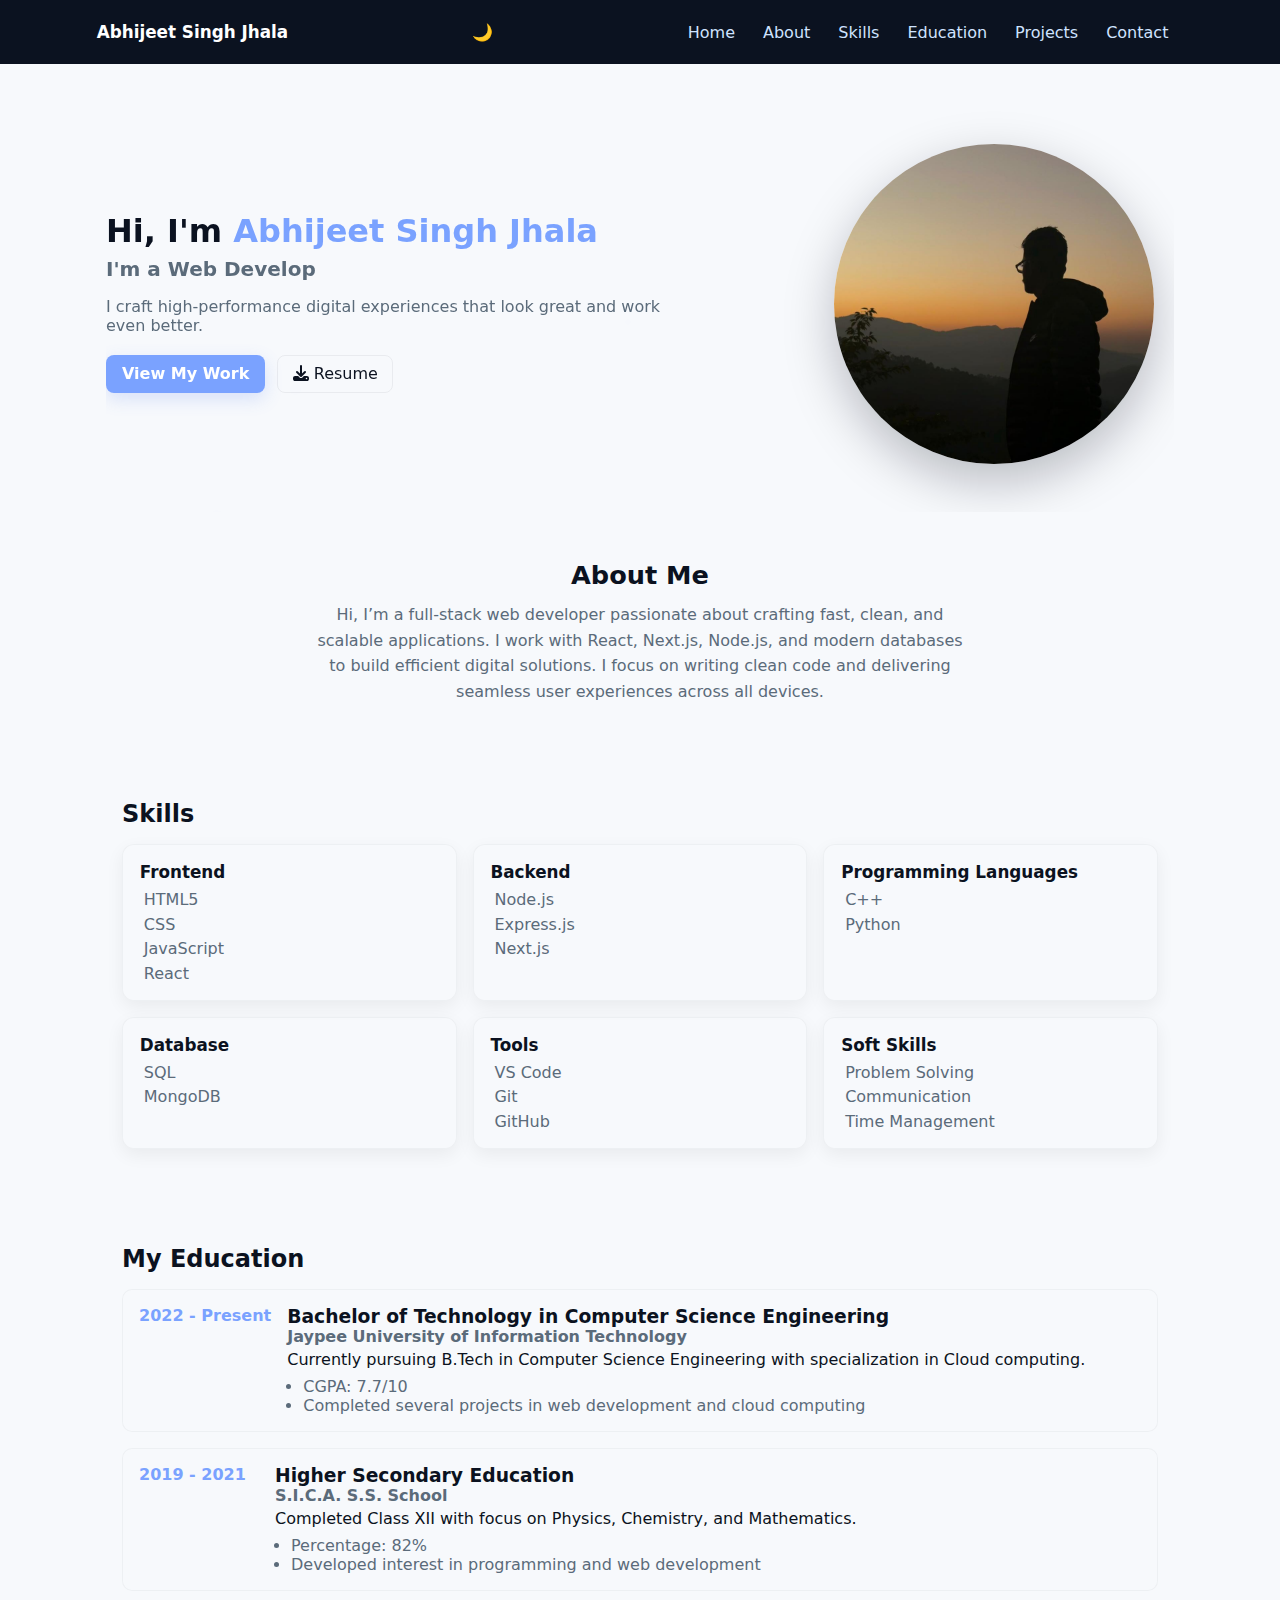
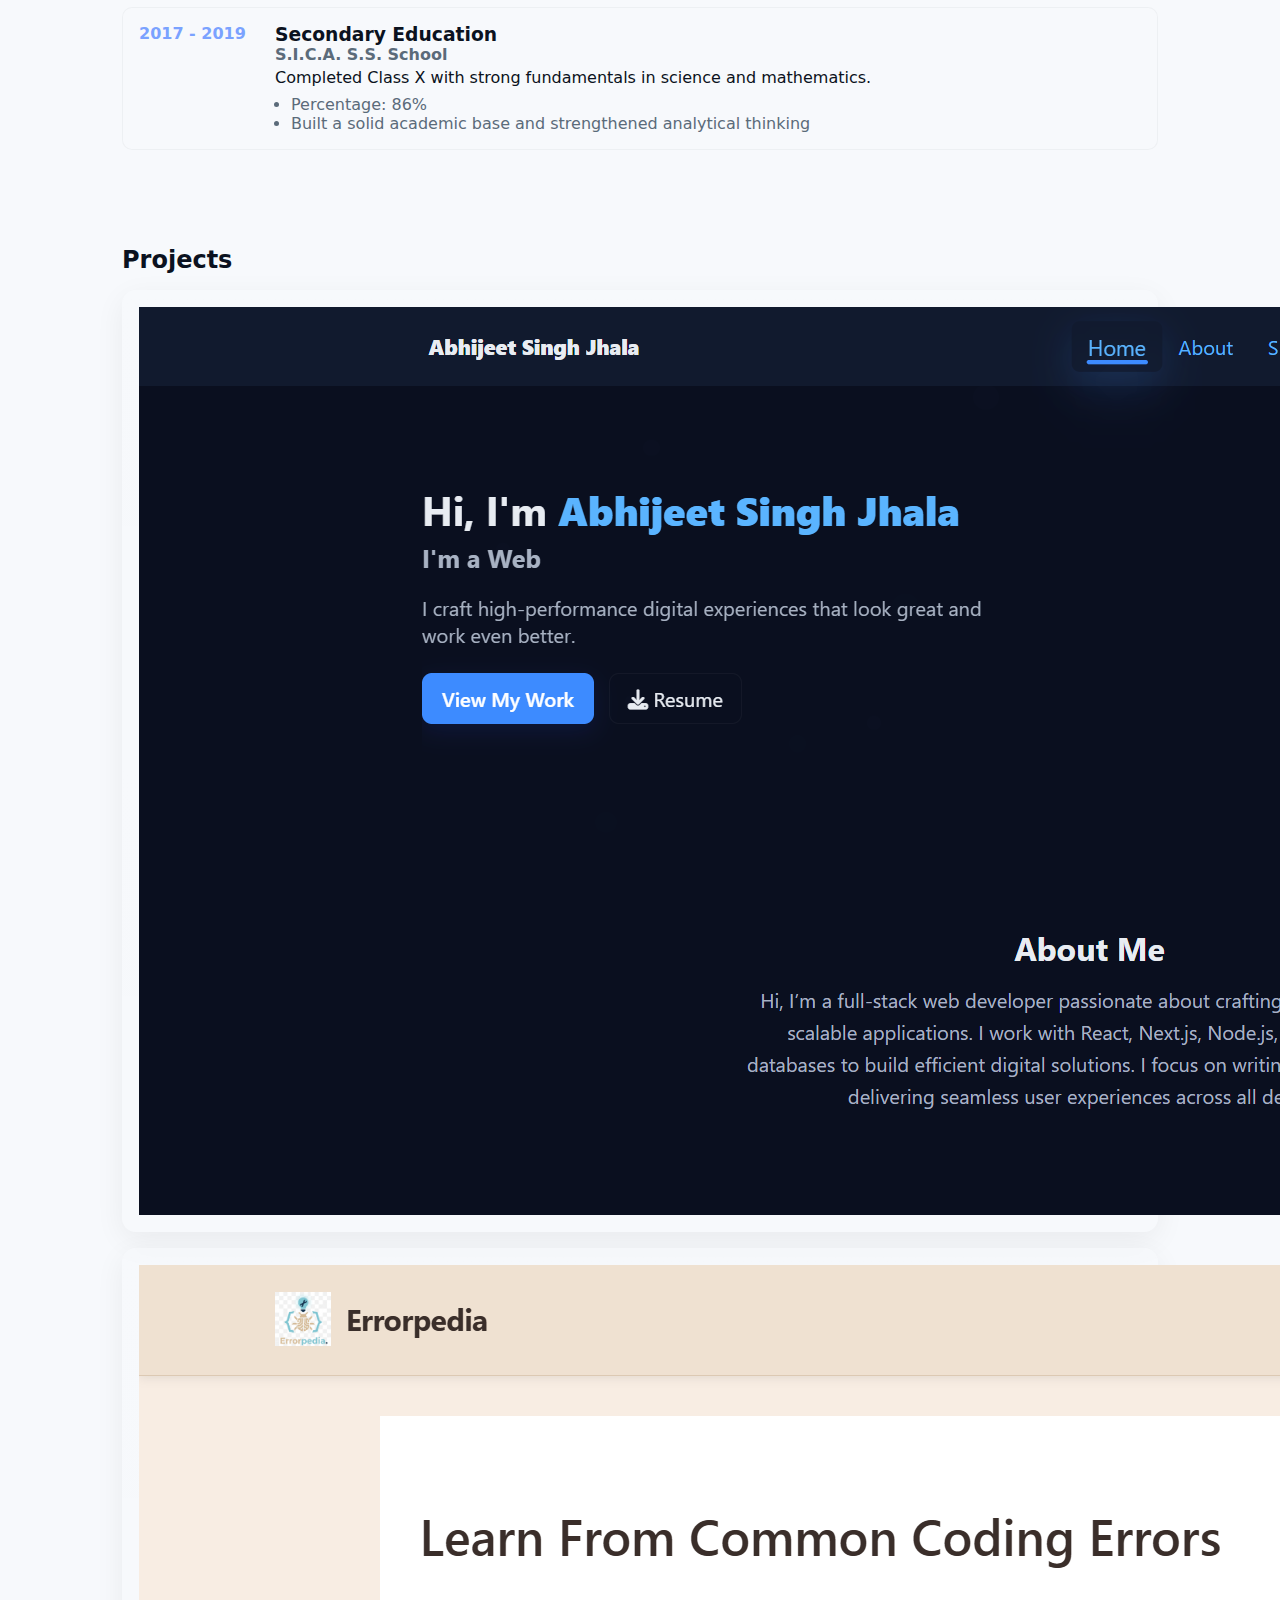
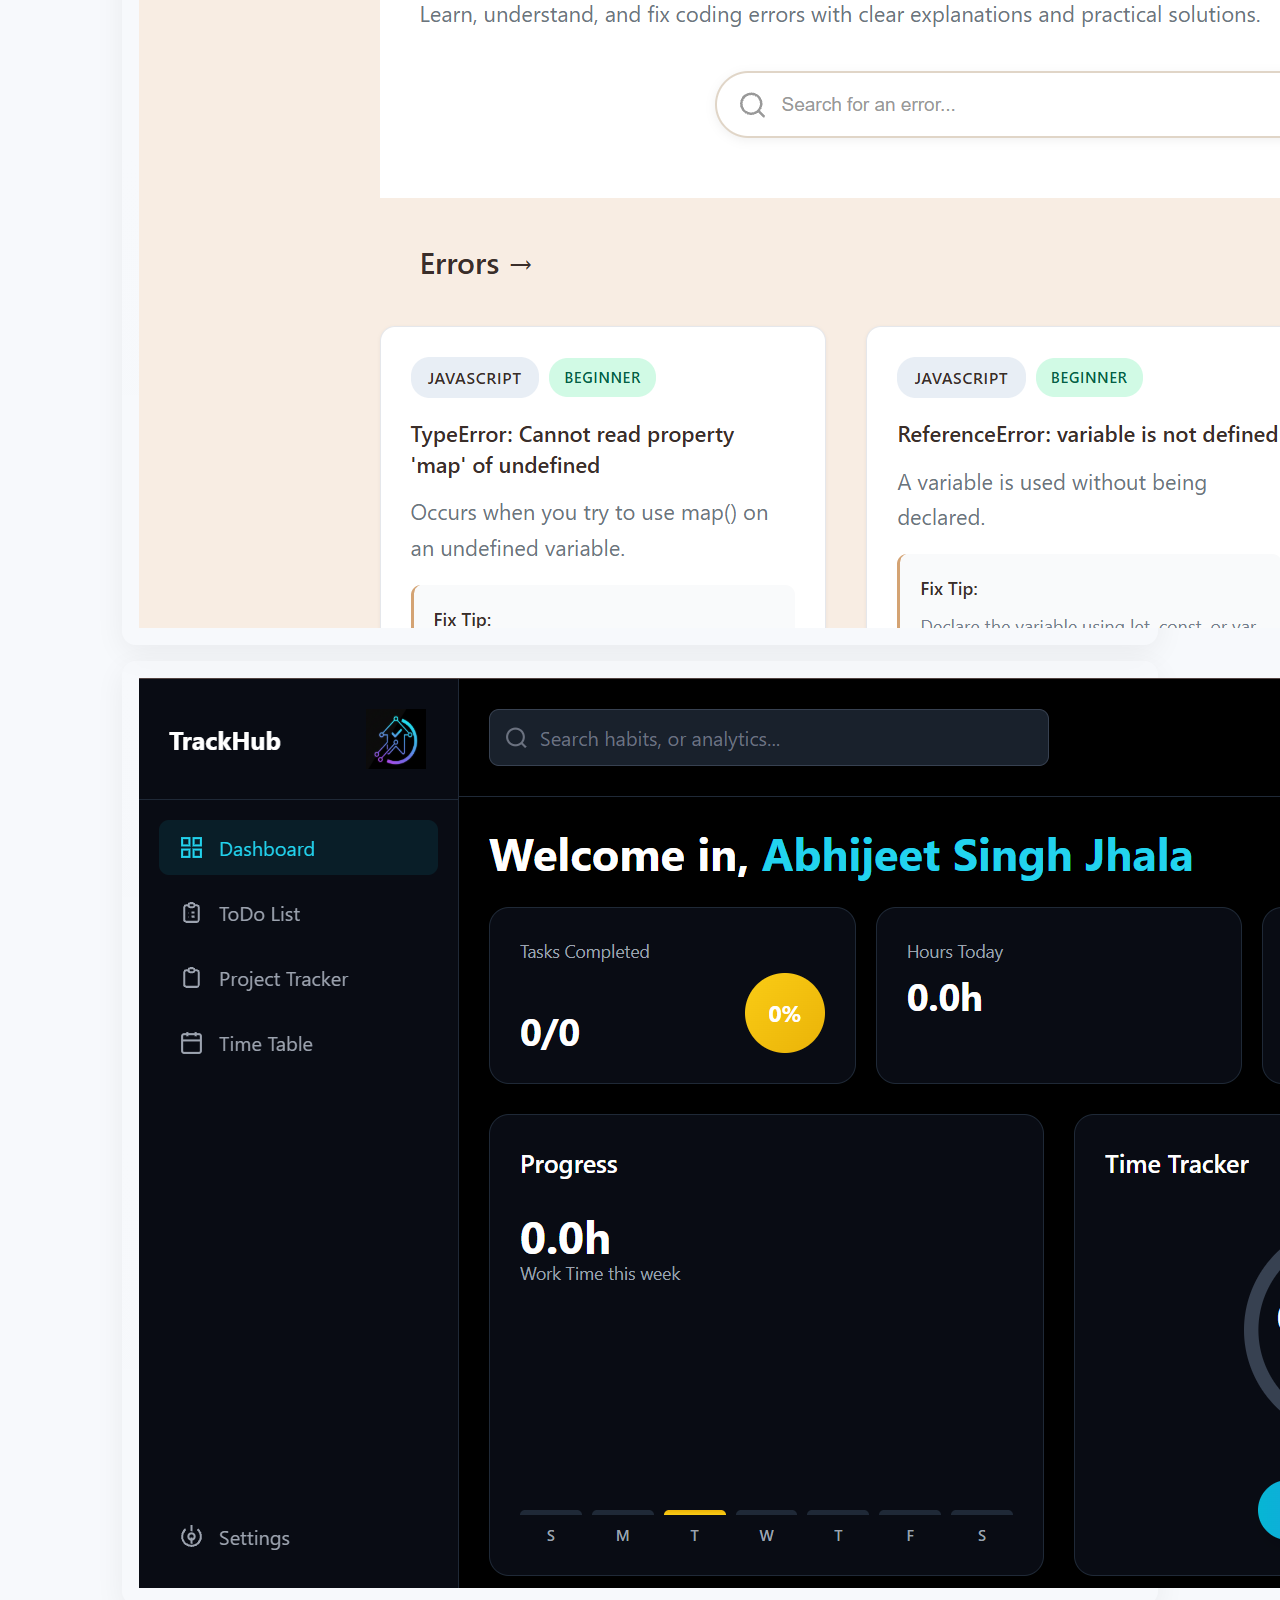
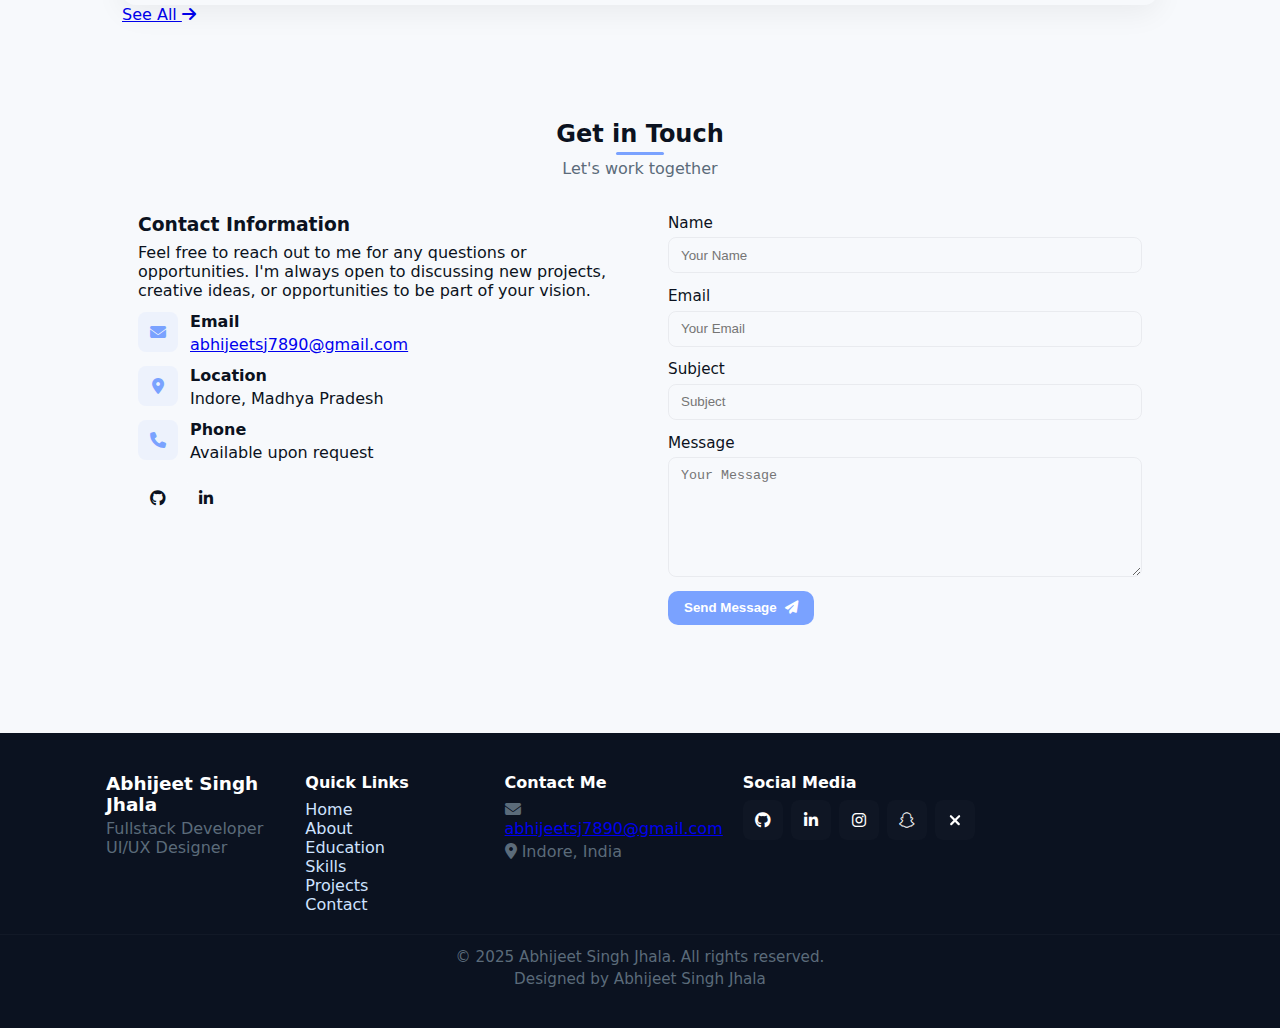
<file: index.html>
<!DOCTYPE html>
<html lang="en">
        <head>
            <meta charset="UTF-8">
            <meta name="viewport" content="width=device-width, initial-scale=1.0">
            <title>Abhijeet Singh Jhala | Portfolio</title>
            <link rel="stylesheet" href="style.css">
            <!-- Font Awesome icons -->
            <link rel="stylesheet" href="https://cdnjs.cloudflare.com/ajax/libs/font-awesome/6.4.0/css/all.min.css">
        </head>
    <body>
        <header>
            <nav class="navbar">
                <div class="nav-container">
                    <a href="#home" class="brand">Abhijeet Singh Jhala</a>
                    <button class="nav-toggle" id="navToggle" aria-label="Toggle navigation" aria-expanded="false">
                        <span class="hamburger"></span>
                    </button>
                    <button class="theme-toggle" id="themeToggle" aria-label="Toggle theme" aria-pressed="false">
                        <span class="theme-icon" aria-hidden="true">🌙</span>
                    </button>
                    <ul class="nav-links" id="navLinks">
                        <li><a href="#home">Home</a></li>
                        <li><a href="#about">About</a></li>
                        <li><a href="#skills">Skills</a></li>
                        <li><a href="#education">Education</a></li>
                        <li><a href="#projects">Projects</a></li>
                        <li><a href="#contact">Contact</a></li>
                    </ul>
                </div>
            </nav>
        </header>

        <main>
            <section id="home" class="hero">
                <div id="particles-js"></div>
                <div class="hero-content">
                    <div class="hero-text">
                        <h1 class="title">Hi, I'm <span class="highlight">Abhijeet Singh Jhala</span></h1>
                        <h2 class="typed-text">I'm a <span id="typed"></span></h2>
                        <p class="description">I craft high-performance digital experiences that look great and work even better.</p>
                        <div class="hero-buttons">
                            <a href="#projects" class="primary-btn">View My Work</a>
                            <a href="assets/resume.pdf" download class="secondary-btn">
                                <i class="fas fa-download"></i> Resume
                            </a>
                        </div>
                    </div>
                    <div class="hero-image">
                        <div class="image-wrapper">
                            <img src="assets/profile image.jpeg" alt="Abhijeet Singh Jhala" class="profile-img">
                            <div class="blob-animation"></div>
                        </div>
                    </div>
                </div>
            </section>

            <section id="about" class="about-section">
                <div class="about-container">
                    <h2 class="about-heading">About Me</h2>
                    <p class="about-description">Hi, I’m a full-stack web developer passionate about crafting fast, clean, and scalable applications. I work with React, Next.js, Node.js, and modern databases to build efficient digital solutions. I focus on writing clean code and delivering seamless user experiences across all devices.</p>
                </div>
            </section>

            <section id="skills" class="skills-section">
                <div class="skills-container">
                    <h2 class="section-heading">Skills</h2>
                    <div class="skills-grid">
                        <article class="skill-card" tabindex="0">
                            <h3 class="skill-title">Frontend</h3>
                            <ul class="skill-list">
                                <li>HTML5</li>
                                <li>CSS</li>
                                <li>JavaScript</li>
                                <li>React</li>
                            </ul>
                        </article>

                        <article class="skill-card" tabindex="0">
                            <h3 class="skill-title">Backend</h3>
                            <ul class="skill-list">
                                <li>Node.js</li>
                                <li>Express.js</li>
                                <li>Next.js</li>
                            </ul>
                        </article>

                        <article class="skill-card" tabindex="0">
                            <h3 class="skill-title">Programming Languages</h3>
                            <ul class="skill-list">
                                <li>C++</li>
                                <li>Python</li>
                            </ul>
                        </article>

                        <article class="skill-card" tabindex="0">
                            <h3 class="skill-title">Database</h3>
                            <ul class="skill-list">
                                <li>SQL</li>
                                <li>MongoDB</li>
                            </ul>
                        </article>

                        <article class="skill-card" tabindex="0">
                            <h3 class="skill-title">Tools</h3>
                            <ul class="skill-list">
                                <li>VS Code</li>
                                <li>Git</li>
                                <li>GitHub</li>
                            </ul>
                        </article>

                        <article class="skill-card" tabindex="0">
                            <h3 class="skill-title">Soft Skills</h3>
                            <ul class="skill-list">
                                <li>Problem Solving</li>
                                <li>Communication</li>
                                <li>Time Management</li>
                            </ul>
                        </article>
                    </div>
                </div>
            </section>

            <section id="education" class="education-section">
                <div class="education-container">
                    <h2 class="section-heading">My Education</h2>
                    <div class="education-list">
                        <article class="edu-item">
                            <div class="edu-year">2022 - Present</div>
                            <div class="edu-body">
                                <h3>Bachelor of Technology in Computer Science Engineering</h3>
                                <div class="edu-school">Jaypee University of Information Technology</div>
                                <p class="edu-desc">Currently pursuing B.Tech in Computer Science Engineering with specialization in Cloud computing.</p>
                                <ul class="edu-points">
                                    <li>CGPA: 7.7/10</li>
                                    <li>Completed several projects in web development and cloud computing</li>
                                </ul>
                            </div>
                        </article>

                        <article class="edu-item">
                            <div class="edu-year">2019 - 2021</div>
                            <div class="edu-body">
                                <h3>Higher Secondary Education</h3>
                                <div class="edu-school">S.I.C.A. S.S. School</div>
                                <p class="edu-desc">Completed Class XII with focus on Physics, Chemistry, and Mathematics.</p>
                                <ul class="edu-points">
                                    <li>Percentage: 82%</li>
                                    <li>Developed interest in programming and web development</li>
                                </ul>
                            </div>
                        </article>

                        <article class="edu-item">
                            <div class="edu-year">2017 - 2019</div>
                            <div class="edu-body">
                                <h3>Secondary Education</h3>
                                <div class="edu-school">S.I.C.A. S.S. School</div>
                                <p class="edu-desc">Completed Class X with strong fundamentals in science and mathematics.</p>
                                <ul class="edu-points">
                                    <li>Percentage: 86%</li>
                                    <li>Built a solid academic base and strengthened analytical thinking</li>
                                </ul>
                            </div>
                        </article>
                    </div>
                </div>
            </section>

            <!-- Projects Section -->
            <section id="projects" class="projects-section">
                <div class="projects-container">
                    <h2 class="section-heading">Projects</h2>

                    <div class="projects-list">
                        <!-- Project Card 1 -->
                        <article class="project-card">
                            <div class="project-media">
                                <!-- Use portfolio screenshot from assets -->
                                <img class="project-img" src="assets/portfolio.png" alt="Personal Portfolio screenshot">
                            </div>
                            <div class="project-body">
                                <h3 class="project-title">Personal Portfolio Website</h3>
                                <p class="project-desc">A clean and modern portfolio website showcasing my skills, education, and personal projects with responsive design.</p>
                                <div class="project-stack">
                                    <span class="badge">HTML</span>
                                    <span class="badge">CSS</span>
                                    <span class="badge">JavaScript</span>
                                </div>
                                <div class="project-actions">
                                    <a class="btn btn-outline" href="https://portfoliowebsite-hqrb.onrender.com" target="_blank" rel="noopener noreferrer">Live Demo</a>
                                    <a class="btn btn-outline" href="https://github.com/abhijeetsj11/portfolioWebsite" target="_blank" rel="noopener noreferrer">Code</a>
                                </div>
                            </div>
                        </article>

                        <!-- Project Card 2 -->
                        <article class="project-card">
                            <div class="project-media">
                                <img class="project-img" src="assets/Errorpedia.png" alt="Errorpedia screenshot">
                            </div>
                            <div class="project-body">
                                <h3 class="project-title">Errorpedia</h3>
                                <p class="project-desc">Your go-to reference for understanding and fixing development errors.</p>
                                <div class="project-stack">
                                    <span class="badge">React</span>
                                    <span class="badge">CSS</span>
                                    <span class="badge">JavaScript</span>
                                </div>
                                <div class="project-actions">
                                    <a class="btn btn-outline" href="https://errorpedia.pages.dev/" target="_blank" rel="noopener noreferrer">Live Demo</a>
                                    <a class="btn btn-outline" href="https://github.com/abhijeetsj11/errorpedia" target="_blank" rel="noopener noreferrer">Code</a>
                                </div>
                            </div>
                        </article>

                        <!-- Project Card 3 -->
                        <article class="project-card">
                            <div class="project-media">
                                <img class="project-img" src="assets/TrackHub.png" alt="TrackHub screenshot">
                            </div>
                            <div class="project-body">
                                <h3 class="project-title">TrackHub</h3>
                                <p class="project-desc">A productivity platform that helps users track tasks, manage time, and monitor progress in one place.</p>
                                <div class="project-stack">
                                    <span class="badge">React</span>
                                    <span class="badge">MongoDB</span>
                                    <span class="badge">Express</span>
                                </div>
                                <div class="project-actions">
                                    <a class="btn btn-outline" href="https://track-hub-dun.vercel.app/" target="_blank" rel="noopener noreferrer">Live Demo</a>
                                    <a class="btn btn-outline" href="https://github.com/vanshverma17/TrackHub" target="_blank" rel="noopener noreferrer">Code</a>
                                </div>
                            </div>
                        </article>
                    </div>
                    
                    <!-- See All Button -->
                    <div class="see-all-container">
                        <a href="projects.html" class="see-all-btn">
                            See All <i class="fas fa-arrow-right"></i>
                        </a>
                    </div>
                </div>
            </section>

            <!-- Contact Section -->
            <section id="contact" class="contact section">
                <div class="container">
                    <div class="section-header">
                        <h2 class="section-title">Get in Touch</h2>
                        <div class="section-line"></div>
                        <p class="section-subtitle">Let's work together</p>
                    </div>

                    <div class="contact-container">
                        <div class="contact-info">
                            <h3>Contact Information</h3>
                            <p>Feel free to reach out to me for any questions or opportunities. I'm always open to discussing new projects, creative ideas, or opportunities to be part of your vision.</p>

                            <div class="info-item">
                                <div class="info-icon">
                                    <i class="fas fa-envelope"></i>
                                </div>
                                <div class="info-details">
                                    <h4>Email</h4>
                                    <p><a href="mailto:abhijeetsj7890@gmail.com">abhijeetsj7890@gmail.com</a></p>
                                </div>
                            </div>

                            <div class="info-item">
                                <div class="info-icon">
                                    <i class="fas fa-map-marker-alt"></i>
                                </div>
                                <div class="info-details">
                                    <h4>Location</h4>
                                    <p>Indore, Madhya Pradesh</p>
                                </div>
                            </div>

                            <div class="info-item">
                                <div class="info-icon">
                                    <i class="fas fa-phone"></i>
                                </div>
                                <div class="info-details">
                                    <h4>Phone</h4>
                                    <p>Available upon request</p>
                                </div>
                            </div>

                            <div class="social-links-contact">
                                <a href="https://github.com/abhijeetsj11" target="_blank" rel="noopener noreferrer" aria-label="GitHub">
                                    <i class="fab fa-github"></i>
                                </a>
                                <a href="https://www.linkedin.com/in/abhijeet-singh-jhala/" target="_blank" rel="noopener noreferrer" aria-label="LinkedIn">
                                    <i class="fab fa-linkedin-in"></i>
                                </a>
                            </div>
                        </div>

                        <div class="contact-form-container">
                            <form id="contact-form" action="https://formspree.io/f/mnnebawy" method="POST">
                                <div class="form-group">
                                    <label for="name">Name</label>
                                    <input type="text" id="name" name="name" placeholder="Your Name" required>
                                </div>

                                <div class="form-group">
                                    <label for="email">Email</label>
                                    <input type="email" id="email" name="email" placeholder="Your Email" required>
                                </div>

                                <div class="form-group">
                                    <label for="subject">Subject</label>
                                    <input type="text" id="subject" name="subject" placeholder="Subject">
                                </div>

                                <div class="form-group">
                                    <label for="message">Message</label>
                                    <textarea id="message" name="message" placeholder="Your Message" required></textarea>
                                </div>

                                <button type="submit" class="submit-btn">
                                    <span>Send Message</span>
                                    <i class="fas fa-paper-plane"></i>
                                </button>
                            </form>
                        </div>
                    </div>
                </div>
            </section>
        </main>

        <!-- Footer -->
        <footer class="site-footer">
            <div class="footer-top container">
                <div class="footer-grid">
                    <div class="footer-left">
                        <h3 class="footer-title">Abhijeet Singh Jhala</h3>
                        <p class="footer-sub">Fullstack Developer</p>
                        <p class="footer-subsub">UI/UX Designer</p>
                    </div>

                    <div class="footer-quicklinks">
                        <h4 class="footer-heading">Quick Links</h4>
                        <ul>
                            <li><a href="#home">Home</a></li>
                            <li><a href="#about">About</a></li>
                            <li><a href="#education">Education</a></li>
                            <li><a href="#skills">Skills</a></li>
                            <li><a href="#projects">Projects</a></li>
                            <li><a href="#contact">Contact</a></li>
                        </ul>
                    </div>

                    <div class="footer-contact-me">
                        <h4 class="footer-heading">Contact Me</h4>
                        <p><i class="fas fa-envelope"></i> <a href="mailto:abhijeetsj7890@gmail.com">abhijeetsj7890@gmail.com</a></p>
                        <p><i class="fas fa-map-marker-alt"></i> Indore, India</p>
                    </div>

                    <div class="footer-social">
                        <h4 class="footer-heading">Social Media</h4>
                        <div class="social-icons">
                            <a href="https://github.com/abhijeetsj11" target="_blank" rel="noopener noreferrer" aria-label="GitHub"><i class="fab fa-github"></i></a>
                            <a href="https://www.linkedin.com/in/abhijeet-singh-jhala/" target="_blank" rel="noopener noreferrer" aria-label="LinkedIn"><i class="fab fa-linkedin-in"></i></a>
                            <a href="https://www.instagram.com/abhijeet_singh_jhala11/" target="_blank" rel="noopener noreferrer" aria-label="Instagram"><i class="fab fa-instagram"></i></a>
                            <a href="https://www.snapchat.com/add/abhijeetsj11" target="_blank" rel="noopener noreferrer" aria-label="Snapchat"><i class="fab fa-snapchat"></i></a>
                            <a href="https://x.com/asj11011?s=11" target="_blank" rel="noopener noreferrer" aria-label="X">
                                <svg xmlns="http://www.w3.org/2000/svg" viewBox="0 0 24 24" width="20" height="20" aria-hidden="true" focusable="false">
                                    <g fill="currentColor" fill-rule="evenodd">
                                        <rect x="4" y="11" width="16" height="2.6" rx="1.3" transform="rotate(45 12 12)" />
                                        <rect x="4" y="11" width="16" height="2.6" rx="1.3" transform="rotate(-45 12 12)" />
                                    </g>
                                </svg>
                            </a>
                        </div>
                    </div>
                </div>
            </div>

            <div class="footer-bottom">
                <p class="footer-copy">© 2025 Abhijeet Singh Jhala. All rights reserved.</p>
                <p class="footer-credit">Designed by Abhijeet Singh Jhala</p>
            </div>
        </footer>

        <button id="backToTop" class="back-to-top" aria-label="Back to top">↑</button>

        <script src="script.js"></script>
    </body>
</html>
</file>
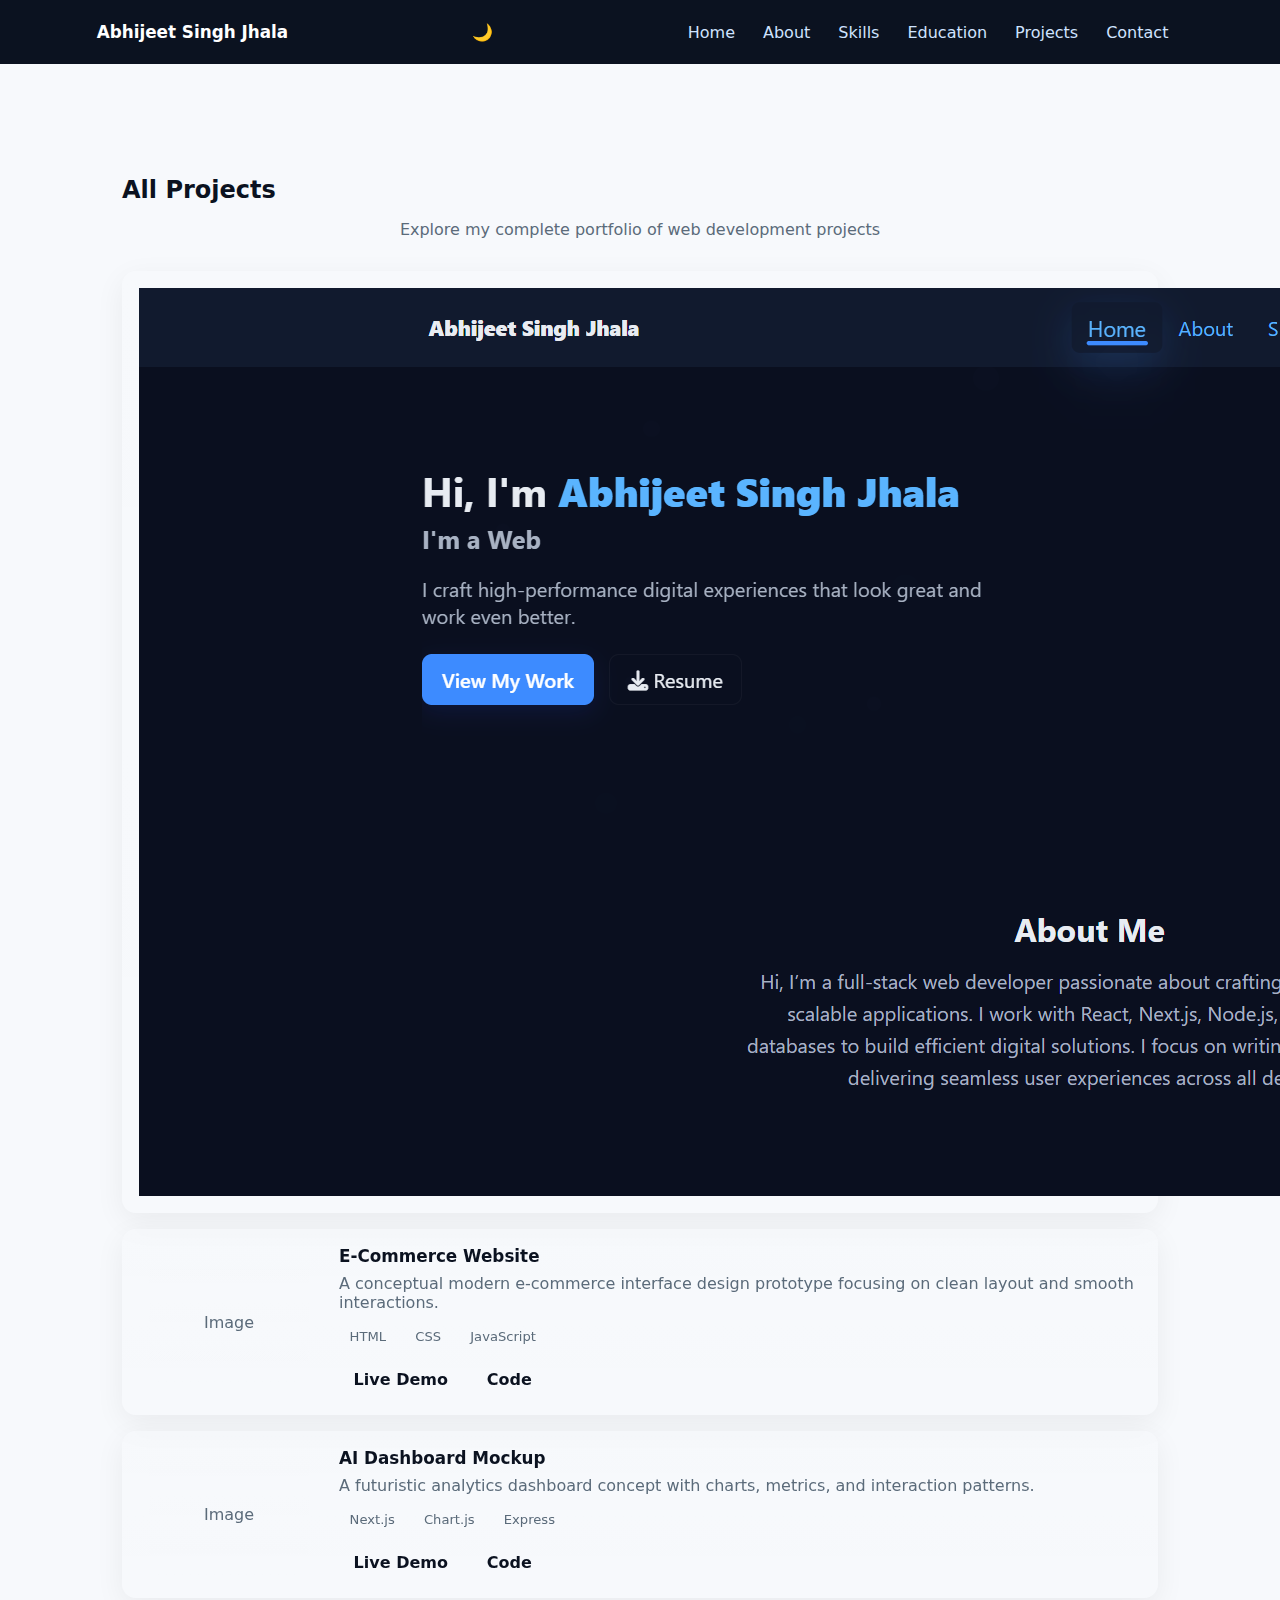
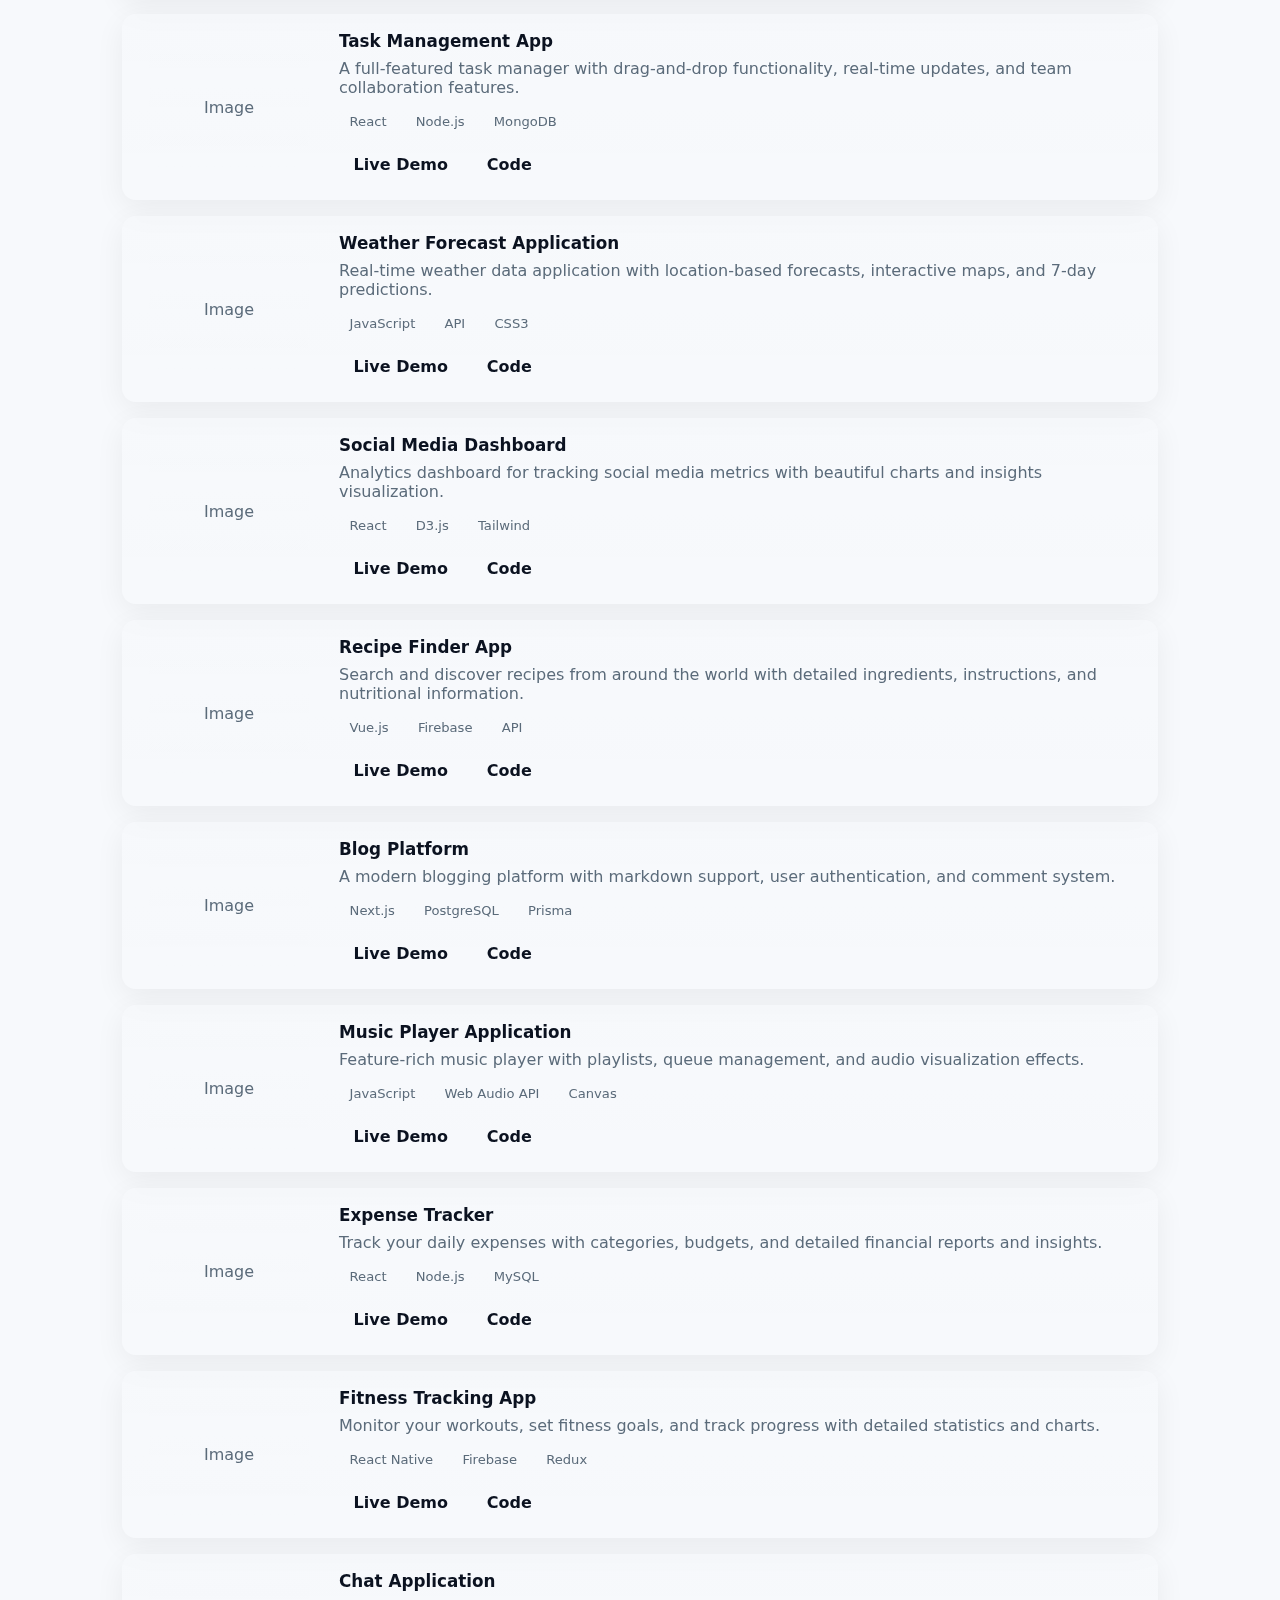
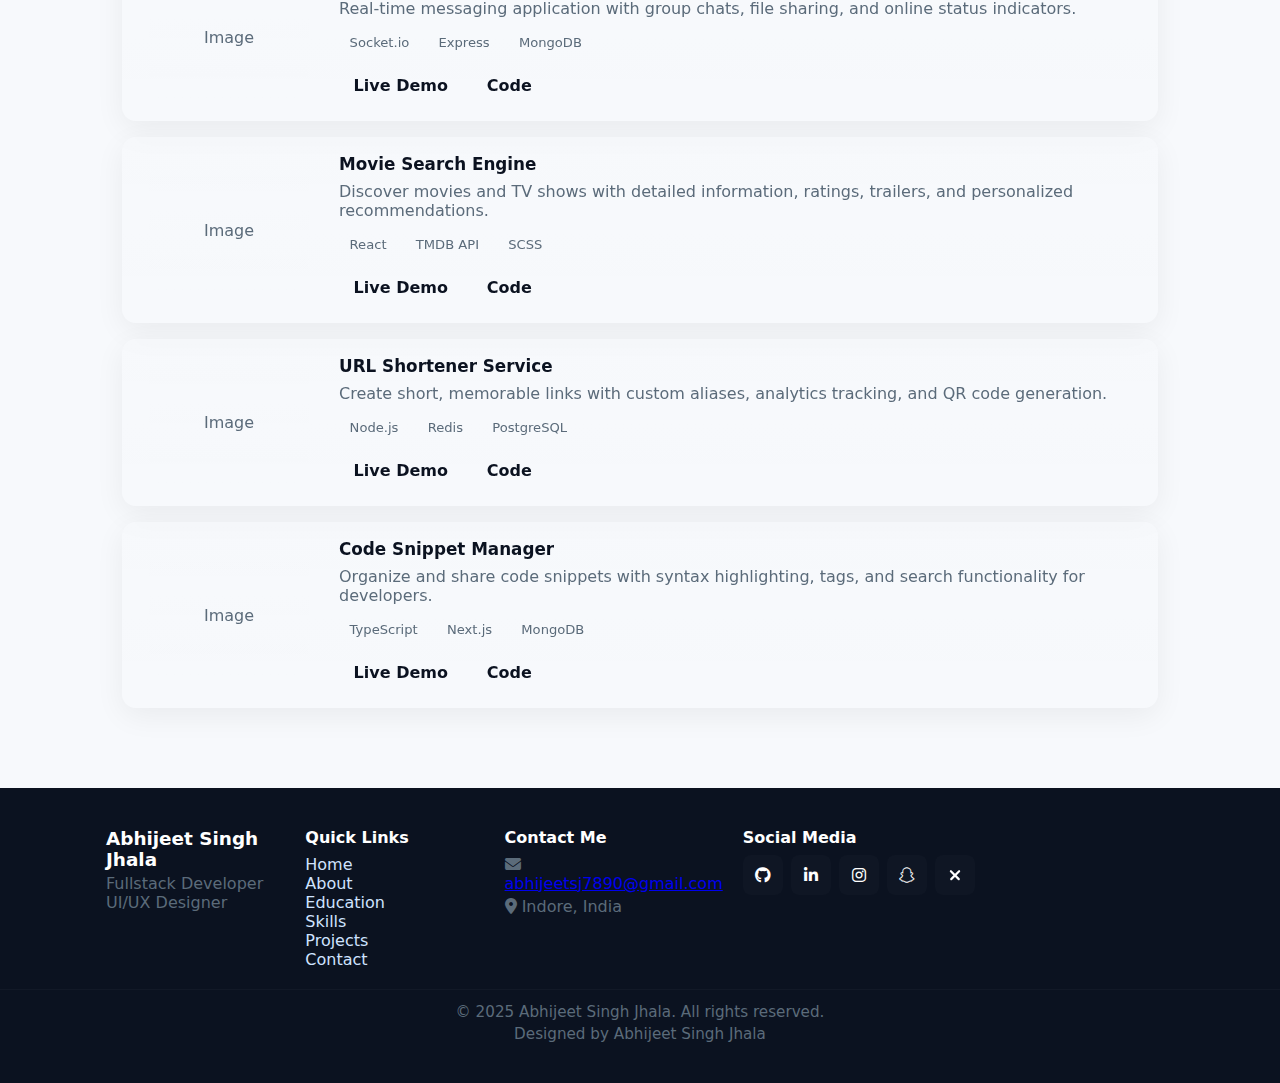
<file: projects.html>
<!DOCTYPE html>
<html lang="en">
<head>
    <meta charset="UTF-8">
    <meta name="viewport" content="width=device-width, initial-scale=1.0">
    <title>All Projects | Abhijeet Singh Jhala</title>
    <link rel="stylesheet" href="style.css">
    <!-- Font Awesome icons -->
    <link rel="stylesheet" href="https://cdnjs.cloudflare.com/ajax/libs/font-awesome/6.4.0/css/all.min.css">
</head>
<body>
    <header>
        <nav class="navbar">
            <div class="nav-container">
                <a href="index.html" class="brand">Abhijeet Singh Jhala</a>
                <button class="nav-toggle" id="navToggle" aria-label="Toggle navigation" aria-expanded="false">
                    <span class="hamburger"></span>
                </button>
                <button class="theme-toggle" id="themeToggle" aria-label="Toggle theme" aria-pressed="false">
                    <span class="theme-icon" aria-hidden="true">🌙</span>
                </button>
                <ul class="nav-links" id="navLinks">
                    <li><a href="index.html#home">Home</a></li>
                    <li><a href="index.html#about">About</a></li>
                    <li><a href="index.html#skills">Skills</a></li>
                    <li><a href="index.html#education">Education</a></li>
                    <li><a href="index.html#projects">Projects</a></li>
                    <li><a href="index.html#contact">Contact</a></li>
                </ul>
            </div>
        </nav>
    </header>

    <main>
        <section class="projects-section" style="padding-top: 5rem;">
            <div class="projects-container">
                <h2 class="section-heading">All Projects</h2>
                <p style="text-align: center; color: var(--muted); margin-bottom: 2rem;">Explore my complete portfolio of web development projects</p>

                <div class="projects-list">
                    <!-- Project Card 1 -->
                    <article class="project-card">
                        <div class="project-media">
                            <img class="project-img" src="assets/portfolio%20image.png" alt="Personal Portfolio screenshot">
                        </div>
                        <div class="project-body">
                            <h3 class="project-title">Personal Portfolio Website</h3>
                            <p class="project-desc">A clean and modern portfolio website showcasing my skills, education, and personal projects with responsive design.</p>
                            <div class="project-stack">
                                <span class="badge">HTML</span>
                                <span class="badge">CSS</span>
                                <span class="badge">JavaScript</span>
                            </div>
                            <div class="project-actions">
                                <a class="btn btn-outline" href="https://portfoliowebsite-hqrb.onrender.com" target="_blank" rel="noopener noreferrer">Live Demo</a>
                                <a class="btn btn-outline" href="https://github.com/abhijeetsj11/portfolioWebsite" target="_blank" rel="noopener noreferrer">Code</a>
                            </div>
                        </div>
                    </article>

                    <!-- Project Card 2 -->
                    <article class="project-card">
                        <div class="project-media">
                            <div class="project-placeholder">Image</div>
                        </div>
                        <div class="project-body">
                            <h3 class="project-title">E-Commerce Website</h3>
                            <p class="project-desc">A conceptual modern e-commerce interface design prototype focusing on clean layout and smooth interactions.</p>
                            <div class="project-stack">
                                <span class="badge">HTML</span>
                                <span class="badge">CSS</span>
                                <span class="badge">JavaScript</span>
                            </div>
                            <div class="project-actions">
                                <a class="btn btn-outline" href="https://ecommerce-bellave.netlify.app/" target="_blank" rel="noopener noreferrer">Live Demo</a>
                                <a class="btn btn-outline" href="https://github.com/abhijeetsj11/E-commerce" target="_blank" rel="noopener noreferrer">Code</a>
                            </div>
                        </div>
                    </article>

                    <!-- Project Card 3 -->
                    <article class="project-card">
                        <div class="project-media">
                            <div class="project-placeholder">Image</div>
                        </div>
                        <div class="project-body">
                            <h3 class="project-title">AI Dashboard Mockup</h3>
                            <p class="project-desc">A futuristic analytics dashboard concept with charts, metrics, and interaction patterns.</p>
                            <div class="project-stack">
                                <span class="badge">Next.js</span>
                                <span class="badge">Chart.js</span>
                                <span class="badge">Express</span>
                            </div>
                            <div class="project-actions">
                                <a class="btn btn-outline" href="#" target="_blank" rel="noopener noreferrer">Live Demo</a>
                                <a class="btn btn-outline" href="#" target="_blank" rel="noopener noreferrer">Code</a>
                            </div>
                        </div>
                    </article>

                    <!-- Project Card 4 -->
                    <article class="project-card">
                        <div class="project-media">
                            <div class="project-placeholder">Image</div>
                        </div>
                        <div class="project-body">
                            <h3 class="project-title">Task Management App</h3>
                            <p class="project-desc">A full-featured task manager with drag-and-drop functionality, real-time updates, and team collaboration features.</p>
                            <div class="project-stack">
                                <span class="badge">React</span>
                                <span class="badge">Node.js</span>
                                <span class="badge">MongoDB</span>
                            </div>
                            <div class="project-actions">
                                <a class="btn btn-outline" href="#" target="_blank" rel="noopener noreferrer">Live Demo</a>
                                <a class="btn btn-outline" href="#" target="_blank" rel="noopener noreferrer">Code</a>
                            </div>
                        </div>
                    </article>

                    <!-- Project Card 5 -->
                    <article class="project-card">
                        <div class="project-media">
                            <div class="project-placeholder">Image</div>
                        </div>
                        <div class="project-body">
                            <h3 class="project-title">Weather Forecast Application</h3>
                            <p class="project-desc">Real-time weather data application with location-based forecasts, interactive maps, and 7-day predictions.</p>
                            <div class="project-stack">
                                <span class="badge">JavaScript</span>
                                <span class="badge">API</span>
                                <span class="badge">CSS3</span>
                            </div>
                            <div class="project-actions">
                                <a class="btn btn-outline" href="#" target="_blank" rel="noopener noreferrer">Live Demo</a>
                                <a class="btn btn-outline" href="#" target="_blank" rel="noopener noreferrer">Code</a>
                            </div>
                        </div>
                    </article>

                    <!-- Project Card 6 -->
                    <article class="project-card">
                        <div class="project-media">
                            <div class="project-placeholder">Image</div>
                        </div>
                        <div class="project-body">
                            <h3 class="project-title">Social Media Dashboard</h3>
                            <p class="project-desc">Analytics dashboard for tracking social media metrics with beautiful charts and insights visualization.</p>
                            <div class="project-stack">
                                <span class="badge">React</span>
                                <span class="badge">D3.js</span>
                                <span class="badge">Tailwind</span>
                            </div>
                            <div class="project-actions">
                                <a class="btn btn-outline" href="#" target="_blank" rel="noopener noreferrer">Live Demo</a>
                                <a class="btn btn-outline" href="#" target="_blank" rel="noopener noreferrer">Code</a>
                            </div>
                        </div>
                    </article>

                    <!-- Project Card 7 -->
                    <article class="project-card">
                        <div class="project-media">
                            <div class="project-placeholder">Image</div>
                        </div>
                        <div class="project-body">
                            <h3 class="project-title">Recipe Finder App</h3>
                            <p class="project-desc">Search and discover recipes from around the world with detailed ingredients, instructions, and nutritional information.</p>
                            <div class="project-stack">
                                <span class="badge">Vue.js</span>
                                <span class="badge">Firebase</span>
                                <span class="badge">API</span>
                            </div>
                            <div class="project-actions">
                                <a class="btn btn-outline" href="#" target="_blank" rel="noopener noreferrer">Live Demo</a>
                                <a class="btn btn-outline" href="#" target="_blank" rel="noopener noreferrer">Code</a>
                            </div>
                        </div>
                    </article>

                    <!-- Project Card 8 -->
                    <article class="project-card">
                        <div class="project-media">
                            <div class="project-placeholder">Image</div>
                        </div>
                        <div class="project-body">
                            <h3 class="project-title">Blog Platform</h3>
                            <p class="project-desc">A modern blogging platform with markdown support, user authentication, and comment system.</p>
                            <div class="project-stack">
                                <span class="badge">Next.js</span>
                                <span class="badge">PostgreSQL</span>
                                <span class="badge">Prisma</span>
                            </div>
                            <div class="project-actions">
                                <a class="btn btn-outline" href="#" target="_blank" rel="noopener noreferrer">Live Demo</a>
                                <a class="btn btn-outline" href="#" target="_blank" rel="noopener noreferrer">Code</a>
                            </div>
                        </div>
                    </article>

                    <!-- Project Card 9 -->
                    <article class="project-card">
                        <div class="project-media">
                            <div class="project-placeholder">Image</div>
                        </div>
                        <div class="project-body">
                            <h3 class="project-title">Music Player Application</h3>
                            <p class="project-desc">Feature-rich music player with playlists, queue management, and audio visualization effects.</p>
                            <div class="project-stack">
                                <span class="badge">JavaScript</span>
                                <span class="badge">Web Audio API</span>
                                <span class="badge">Canvas</span>
                            </div>
                            <div class="project-actions">
                                <a class="btn btn-outline" href="#" target="_blank" rel="noopener noreferrer">Live Demo</a>
                                <a class="btn btn-outline" href="#" target="_blank" rel="noopener noreferrer">Code</a>
                            </div>
                        </div>
                    </article>

                    <!-- Project Card 10 -->
                    <article class="project-card">
                        <div class="project-media">
                            <div class="project-placeholder">Image</div>
                        </div>
                        <div class="project-body">
                            <h3 class="project-title">Expense Tracker</h3>
                            <p class="project-desc">Track your daily expenses with categories, budgets, and detailed financial reports and insights.</p>
                            <div class="project-stack">
                                <span class="badge">React</span>
                                <span class="badge">Node.js</span>
                                <span class="badge">MySQL</span>
                            </div>
                            <div class="project-actions">
                                <a class="btn btn-outline" href="#" target="_blank" rel="noopener noreferrer">Live Demo</a>
                                <a class="btn btn-outline" href="#" target="_blank" rel="noopener noreferrer">Code</a>
                            </div>
                        </div>
                    </article>

                    <!-- Project Card 11 -->
                    <article class="project-card">
                        <div class="project-media">
                            <div class="project-placeholder">Image</div>
                        </div>
                        <div class="project-body">
                            <h3 class="project-title">Fitness Tracking App</h3>
                            <p class="project-desc">Monitor your workouts, set fitness goals, and track progress with detailed statistics and charts.</p>
                            <div class="project-stack">
                                <span class="badge">React Native</span>
                                <span class="badge">Firebase</span>
                                <span class="badge">Redux</span>
                            </div>
                            <div class="project-actions">
                                <a class="btn btn-outline" href="#" target="_blank" rel="noopener noreferrer">Live Demo</a>
                                <a class="btn btn-outline" href="#" target="_blank" rel="noopener noreferrer">Code</a>
                            </div>
                        </div>
                    </article>

                    <!-- Project Card 12 -->
                    <article class="project-card">
                        <div class="project-media">
                            <div class="project-placeholder">Image</div>
                        </div>
                        <div class="project-body">
                            <h3 class="project-title">Chat Application</h3>
                            <p class="project-desc">Real-time messaging application with group chats, file sharing, and online status indicators.</p>
                            <div class="project-stack">
                                <span class="badge">Socket.io</span>
                                <span class="badge">Express</span>
                                <span class="badge">MongoDB</span>
                            </div>
                            <div class="project-actions">
                                <a class="btn btn-outline" href="#" target="_blank" rel="noopener noreferrer">Live Demo</a>
                                <a class="btn btn-outline" href="#" target="_blank" rel="noopener noreferrer">Code</a>
                            </div>
                        </div>
                    </article>

                    <!-- Project Card 13 -->
                    <article class="project-card">
                        <div class="project-media">
                            <div class="project-placeholder">Image</div>
                        </div>
                        <div class="project-body">
                            <h3 class="project-title">Movie Search Engine</h3>
                            <p class="project-desc">Discover movies and TV shows with detailed information, ratings, trailers, and personalized recommendations.</p>
                            <div class="project-stack">
                                <span class="badge">React</span>
                                <span class="badge">TMDB API</span>
                                <span class="badge">SCSS</span>
                            </div>
                            <div class="project-actions">
                                <a class="btn btn-outline" href="#" target="_blank" rel="noopener noreferrer">Live Demo</a>
                                <a class="btn btn-outline" href="#" target="_blank" rel="noopener noreferrer">Code</a>
                            </div>
                        </div>
                    </article>

                    <!-- Project Card 14 -->
                    <article class="project-card">
                        <div class="project-media">
                            <div class="project-placeholder">Image</div>
                        </div>
                        <div class="project-body">
                            <h3 class="project-title">URL Shortener Service</h3>
                            <p class="project-desc">Create short, memorable links with custom aliases, analytics tracking, and QR code generation.</p>
                            <div class="project-stack">
                                <span class="badge">Node.js</span>
                                <span class="badge">Redis</span>
                                <span class="badge">PostgreSQL</span>
                            </div>
                            <div class="project-actions">
                                <a class="btn btn-outline" href="#" target="_blank" rel="noopener noreferrer">Live Demo</a>
                                <a class="btn btn-outline" href="#" target="_blank" rel="noopener noreferrer">Code</a>
                            </div>
                        </div>
                    </article>

                    <!-- Project Card 15 -->
                    <article class="project-card">
                        <div class="project-media">
                            <div class="project-placeholder">Image</div>
                        </div>
                        <div class="project-body">
                            <h3 class="project-title">Code Snippet Manager</h3>
                            <p class="project-desc">Organize and share code snippets with syntax highlighting, tags, and search functionality for developers.</p>
                            <div class="project-stack">
                                <span class="badge">TypeScript</span>
                                <span class="badge">Next.js</span>
                                <span class="badge">MongoDB</span>
                            </div>
                            <div class="project-actions">
                                <a class="btn btn-outline" href="#" target="_blank" rel="noopener noreferrer">Live Demo</a>
                                <a class="btn btn-outline" href="#" target="_blank" rel="noopener noreferrer">Code</a>
                            </div>
                        </div>
                    </article>
                </div>
            </div>
        </section>
    </main>

    <!-- Footer -->
    <footer class="site-footer">
        <div class="footer-top container">
            <div class="footer-grid">
                <div class="footer-left">
                    <h3 class="footer-title">Abhijeet Singh Jhala</h3>
                    <p class="footer-sub">Fullstack Developer</p>
                    <p class="footer-subsub">UI/UX Designer</p>
                </div>

                <div class="footer-quicklinks">
                    <h4 class="footer-heading">Quick Links</h4>
                    <ul>
                        <li><a href="index.html#home">Home</a></li>
                        <li><a href="index.html#about">About</a></li>
                        <li><a href="index.html#education">Education</a></li>
                        <li><a href="index.html#skills">Skills</a></li>
                        <li><a href="index.html#projects">Projects</a></li>
                        <li><a href="index.html#contact">Contact</a></li>
                    </ul>
                </div>

                <div class="footer-contact-me">
                    <h4 class="footer-heading">Contact Me</h4>
                    <p><i class="fas fa-envelope"></i> <a href="mailto:abhijeetsj7890@gmail.com">abhijeetsj7890@gmail.com</a></p>
                    <p><i class="fas fa-map-marker-alt"></i> Indore, India</p>
                </div>

                <div class="footer-social">
                    <h4 class="footer-heading">Social Media</h4>
                    <div class="social-icons">
                        <a href="https://github.com/abhijeetsj11" target="_blank" rel="noopener noreferrer" aria-label="GitHub"><i class="fab fa-github"></i></a>
                        <a href="https://www.linkedin.com/in/abhijeet-singh-jhala/" target="_blank" rel="noopener noreferrer" aria-label="LinkedIn"><i class="fab fa-linkedin-in"></i></a>
                        <a href="https://www.instagram.com/abhijeet_singh_jhala11/" target="_blank" rel="noopener noreferrer" aria-label="Instagram"><i class="fab fa-instagram"></i></a>
                        <a href="https://www.snapchat.com/add/abhijeetsj11" target="_blank" rel="noopener noreferrer" aria-label="Snapchat"><i class="fab fa-snapchat"></i></a>
                        <a href="https://x.com/asj11011?s=11" target="_blank" rel="noopener noreferrer" aria-label="X">
                            <svg xmlns="http://www.w3.org/2000/svg" viewBox="0 0 24 24" width="20" height="20" aria-hidden="true" focusable="false">
                                <g fill="currentColor" fill-rule="evenodd">
                                    <rect x="4" y="11" width="16" height="2.6" rx="1.3" transform="rotate(45 12 12)" />
                                    <rect x="4" y="11" width="16" height="2.6" rx="1.3" transform="rotate(-45 12 12)" />
                                </g>
                            </svg>
                        </a>
                    </div>
                </div>
            </div>
        </div>

        <div class="footer-bottom">
            <p class="footer-copy">© 2025 Abhijeet Singh Jhala. All rights reserved.</p>
            <p class="footer-credit">Designed by Abhijeet Singh Jhala</p>
        </div>
    </footer>

    <button id="backToTop" class="back-to-top" aria-label="Back to top">↑</button>

    <script src="script.js"></script>
</body>
</html>
</file>
<file: style.css>
/* Basic reset */
*{box-sizing:border-box;margin:0;padding:0}
html,body{height:100%;font-family:Inter,system-ui,Segoe UI,Arial,sans-serif}

/* Theme variables (light by default) */
:root{
	--bg:#f7f9fc;
	--text:#0b1220;
	--muted:#5b6b7a;
	--nav-bg:#0b1220;
	--nav-text:#ffffff;
	--link:#cfe3ff;
	--accent:#7aa2ff;
}
/* Dark theme overrides */
:root.dark{
	--bg:#071022;
	--text:#e6eef9;
	--muted:#9fb6d6;
	--nav-bg:#071022;
	--nav-text:#e6eef9;
	--link:#9fc9ff;
	--accent:#4b8ef3;
}

body{background:var(--bg);color:var(--text)}

/* Navbar */
.navbar{background:var(--nav-bg);color:var(--nav-text)}
.nav-container{max-width:1100px;margin:0 auto;display:flex;align-items:center;justify-content:space-between;padding:0 0.6rem;height:64px}
.brand{color:var(--nav-text);text-decoration:none;font-weight:700;font-size:1.05rem;margin-left:0.2rem}

/* push brand more left visually inside the container */
.brand{transform:translateX(-6px)}

.nav-toggle{display:none;background:none;border:0;color:inherit;cursor:pointer;margin-right:0.5rem}
.nav-toggle:focus{outline:2px solid var(--accent);outline-offset:2px}
.hamburger{display:block;width:22px;height:2px;background:var(--nav-text);position:relative}
.hamburger::before,.hamburger::after{content:"";position:absolute;left:0;width:22px;height:2px;background:var(--nav-text);transition:transform .25s ease}
.hamburger::before{top:-7px}
.hamburger::after{top:7px}

.nav-links{list-style:none;display:flex;align-items:center;gap:0.25rem}
.nav-links li a{color:var(--link);text-decoration:none;padding:0.5rem 0.75rem;border-radius:6px;display:inline-block}
.nav-links li a:hover,.nav-links li a:focus{background:rgba(255,255,255,0.04);color:var(--nav-text)}

/* Theme toggle button */
.theme-toggle{background:transparent;border:0;color:var(--nav-text);cursor:pointer;padding:6px 8px;border-radius:6px;margin-right:0.25rem}
.theme-toggle .theme-icon{font-size:1.05rem}
.theme-toggle:focus{outline:2px solid var(--accent);outline-offset:2px}

/* Responsive - mobile */
@media (max-width:760px){
	.nav-toggle{display:block}
	.theme-toggle{display:inline-flex;align-items:center;justify-content:center}
	.nav-links{position:fixed;top:64px;right:0;background:var(--nav-bg);flex-direction:column;align-items:flex-start;padding:0.5rem;border-left:1px solid rgba(255,255,255,0.03);gap:0;width:220px;transform:translateX(110%);height:calc(100% - 64px);overflow:auto;transition:transform .25s ease}
	.nav-links.open{transform:translateX(0)}
	.nav-links li{width:100%}
	.nav-links li a{width:100%;padding:0.85rem 1rem}
}

/* Small accessibility helpers */
.nav-links a:focus{outline:2px solid var(--accent);outline-offset:2px}

/* Page main spacing placeholder */
main{max-width:1100px;margin:2rem auto;padding:0 1rem}

/* Hero / Home section styles */
.hero{position:relative;overflow:hidden;padding:3rem 0}
#particles-js{position:absolute;inset:0;pointer-events:none;opacity:0.06}
.hero-content{display:flex;align-items:center;justify-content:space-between;gap:2rem;position:relative;z-index:2}
.hero-text{flex:1;min-width:260px}
.title{font-size:2rem;line-height:1.05;margin-bottom:0.5rem}
.highlight{color:var(--accent);font-weight:800}
.typed-text{font-size:1.25rem;color:var(--muted);margin-bottom:1rem}
.description{color:var(--muted);margin-bottom:1.25rem;max-width:56ch}
.hero-buttons{display:flex;gap:0.75rem;flex-wrap:wrap}
.primary-btn{background:var(--accent);color:#fff;padding:0.6rem 1rem;border-radius:8px;text-decoration:none;font-weight:600;box-shadow:0 6px 18px rgba(74,114,236,0.18)}
.secondary-btn{background:transparent;color:var(--text);padding:0.55rem 0.9rem;border-radius:8px;text-decoration:none;border:1px solid rgba(11,18,32,0.06)}
.primary-btn:hover{filter:brightness(.98)}

.hero-image{flex:0 0 360px;display:flex;align-items:center;justify-content:center}
.image-wrapper{position:relative;width:320px;height:320px}
.profile-img{width:100%;height:100%;object-fit:cover;border-radius:50%;display:block;box-shadow:0 18px 50px rgba(2,6,23,0.25)}
.blob-animation{display:none !important}

@keyframes blob{0%{transform:translate3d(0,0,0) scale(1)}33%{transform:translate3d(-8px,6px,0) scale(1.03)}66%{transform:translate3d(6px,-6px,0) scale(.98)}100%{transform:translate3d(0,0,0) scale(1)}}

/* small screens: stack content */
@media (max-width:900px){
	.hero-content{flex-direction:column-reverse;align-items:center;text-align:center}
	.hero-image{flex:0 0 auto;margin-bottom:0.75rem}
	.image-wrapper{width:220px;height:220px}
	.title{font-size:1.6rem}
}

/* particles fallback dots */
.p-dot{position:absolute;border-radius:50%;background:var(--accent);pointer-events:none;transform:translate3d(0,0,0);animation:dotFloat 8s linear infinite}
@keyframes dotFloat{0%{transform:translateY(0)}50%{transform:translateY(-18px)}100%{transform:translateY(0)}}

/* About section */
.about-section{padding:3rem 0}
.about-container{max-width:880px;margin:0 auto;padding:0 1rem;text-align:center}
.about-heading{font-size:1.6rem;margin-bottom:0.75rem;color:var(--text)}
.about-description{max-width:64ch;margin:0 auto;color:var(--muted);line-height:1.6;font-size:1rem}

@media (max-width:600px){
	.about-heading{font-size:1.4rem}
	.about-description{font-size:0.98rem;padding:0 0.5rem}
}

/* Skills section */
.skills-section{padding:3rem 0;background:transparent}
.skills-container{max-width:1100px;margin:0 auto;padding:0 1rem}
.skills-container .section-heading{font-size:1.5rem;margin-bottom:1rem;text-align:left}
.skills-grid{display:grid;grid-template-columns:repeat(3,1fr);gap:1rem}
.skill-card{background:rgba(255,255,255,0.02);border-radius:12px;padding:1.05rem;transition:transform .28s cubic-bezier(.2,.9,.2,1),box-shadow .28s;box-shadow:0 6px 18px rgba(2,6,23,0.06);border:1px solid rgba(11,18,32,0.04);cursor:default}
.skill-card:focus{outline:2px solid var(--accent);outline-offset:4px}
.skill-title{font-size:1.05rem;margin-bottom:0.5rem;color:var(--text);font-weight:700}
.skill-list{list-style:none;padding-left:0;color:var(--muted);display:flex;flex-direction:column;gap:0.35rem}
.skill-list li{padding-left:0.25rem}

/* Hover / focus animation */
.skill-card:hover,.skill-card:focus-within{transform:translateY(-8px) scale(1.02);box-shadow:0 18px 40px rgba(2,6,23,0.12)}

/* Responsive grid */
@media (max-width:1000px){
	.skills-grid{grid-template-columns:repeat(2,1fr)}
}
@media (max-width:600px){
	.skills-grid{grid-template-columns:1fr}
	.skills-container .section-heading{text-align:center}
}

/* Education section */
.education-section{padding:3rem 0}
.education-container{max-width:1100px;margin:0 auto;padding:0 1rem}
.education-container .section-heading{font-size:1.5rem;margin-bottom:1rem}
.education-list{display:flex;flex-direction:column;gap:1rem}
.edu-item{display:flex;gap:1rem;align-items:flex-start;padding:1rem;border-radius:10px;border:1px solid rgba(11,18,32,0.04);background:rgba(255,255,255,0.01);transition:transform .25s ease,box-shadow .25s ease}
.edu-item:hover{transform:translateY(-6px);box-shadow:0 18px 40px rgba(2,6,23,0.08)}
.edu-year{min-width:120px;color:var(--accent);font-weight:700}
.edu-body{flex:1}
.edu-school{color:var(--muted);font-weight:600;margin-bottom:0.25rem}
.edu-desc{color:var(--text);margin-bottom:0.5rem}
.edu-points{list-style:disc;margin-left:1rem;color:var(--muted)}

@media (max-width:800px){
	.edu-item{flex-direction:column}
	.edu-year{min-width:auto}
}

/* Contact section */
.contact{padding:3rem 0}
.container{max-width:1100px;margin:0 auto;padding:0 1rem}
.section-header{display:flex;flex-direction:column;align-items:center;gap:0.25rem;margin-bottom:1.25rem}
.section-title{font-size:1.5rem}
.section-line{width:48px;height:3px;background:var(--accent);border-radius:4px}
.section-subtitle{color:var(--muted)}

.contact-container{display:grid;grid-template-columns:1fr 1fr;gap:1.5rem;align-items:start}
.contact-info{padding:1rem}
.contact-info h3{margin-bottom:0.5rem}
.info-item{display:flex;gap:0.75rem;align-items:flex-start;margin:0.75rem 0}
.info-icon{width:40px;height:40px;border-radius:8px;background:rgba(122,162,255,0.08);display:flex;align-items:center;justify-content:center;color:var(--accent)}
.info-details h4{margin-bottom:0.25rem}
.social-links-contact{display:flex;gap:0.5rem;margin-top:1rem}
.social-links-contact a{display:inline-flex;width:40px;height:40px;border-radius:8px;align-items:center;justify-content:center;background:rgba(255,255,255,0.02);color:var(--text);text-decoration:none}

.contact-form-container{padding:1rem}
.form-group{display:flex;flex-direction:column;margin-bottom:0.85rem}
.form-group label{font-size:0.95rem;margin-bottom:0.35rem}
.form-group input,.form-group textarea{padding:0.6rem 0.75rem;border-radius:8px;border:1px solid rgba(11,18,32,0.06);background:transparent;color:var(--text);resize:vertical}
.form-group textarea{min-height:120px}
.submit-btn{display:inline-flex;align-items:center;gap:0.5rem;padding:0.6rem 1rem;border-radius:10px;border:0;background:var(--accent);color:#fff;font-weight:700;cursor:pointer}
.submit-btn:disabled{opacity:0.6;cursor:wait}

.form-message{margin-top:0.75rem;font-weight:600}
.form-message.success{color:green}
.form-message.error{color:#e05252}

@media (max-width:900px){
	.contact-container{grid-template-columns:1fr}
}

/* Footer styles */
.footer{background:var(--nav-bg);color:var(--nav-text);padding:2.5rem 0;border-top:1px solid rgba(255,255,255,0.03)}
.footer .container{max-width:1100px;margin:0 auto;padding:0 1rem}

/* New footer layout */
.site-footer{background:var(--nav-bg);color:var(--nav-text);padding:2.5rem 0}
.site-footer .container{max-width:1100px;margin:0 auto;padding:0 1rem}
.footer-top .footer-grid{display:grid;grid-template-columns:repeat(5,1fr);gap:1.25rem;align-items:start}
.footer-left .footer-title{font-size:1.15rem;margin:0 0 0.25rem}
.footer-left .footer-sub,.footer-left .footer-subsub{margin:0;color:var(--muted)}
.footer-quicklinks ul,.footer-quicklinks ul li{list-style:none;padding:0;margin:0}
.footer-quicklinks a{color:var(--link);text-decoration:none}
.footer-heading{margin:0 0 0.5rem;font-weight:700}
.footer-contact-me p{margin:0.25rem 0;color:var(--muted)}
.social-icons{display:flex;gap:0.5rem}
.social-icons a{display:inline-flex;align-items:center;justify-content:center;width:40px;height:40px;border-radius:8px;background:rgba(255,255,255,0.02);color:var(--nav-text);text-decoration:none}

.footer-bottom{display:flex;flex-direction:column;align-items:center;gap:0.25rem;margin-top:1.25rem;border-top:1px solid rgba(255,255,255,0.03);padding-top:0.8rem;color:var(--muted);font-size:0.95rem}
.footer-copy,.footer-credit{margin:0}

@media (max-width:1000px){
	.footer-top .footer-grid{grid-template-columns:repeat(2,1fr)}
}
@media (max-width:600px){
	.footer-top .footer-grid{grid-template-columns:1fr}
	.social-icons a{width:36px;height:36px}
}

/* Projects section (glassmorphism + side-by-side showcase) */
.projects-section{padding:3rem 0}
.projects-container{max-width:1100px;margin:0 auto;padding:0 1rem}
.projects-container .section-heading{margin-bottom:1rem}
.projects-list{display:flex;flex-direction:column;gap:1rem}

.project-card{display:flex;gap:1.25rem;align-items:stretch;padding:1rem;border-radius:14px;background:linear-gradient(180deg, rgba(255,255,255,0.02), rgba(255,255,255,0.01));border:1px solid rgba(255,255,255,0.04);-webkit-backdrop-filter: blur(8px);backdrop-filter: blur(8px);box-shadow:0 8px 30px rgba(2,6,23,0.06);transition:transform .25s ease,box-shadow .25s ease}
.project-media{flex:0 0 180px;display:flex;align-items:center;justify-content:center}
.project-placeholder{width:160px;height:120px;border-radius:10px;border:1px dashed rgba(255,255,255,0.06);display:flex;align-items:center;justify-content:center;color:var(--muted);background:linear-gradient(180deg,rgba(255,255,255,0.01),transparent)}
.project-body{flex:1;display:flex;flex-direction:column;justify-content:space-between}
.project-title{margin:0 0 0.5rem;font-size:1.05rem}
.project-desc{margin:0 0 0.75rem;color:var(--muted)}
.project-stack{display:flex;gap:0.5rem;flex-wrap:wrap;margin-bottom:0.75rem}
.badge{display:inline-block;padding:0.25rem 0.6rem;border-radius:999px;font-size:0.82rem;color:var(--muted);border:1px solid rgba(255,255,255,0.04)}
.project-actions{display:flex;gap:0.6rem}
.btn{display:inline-flex;align-items:center;gap:0.5rem;padding:0.5rem 0.85rem;border-radius:8px;text-decoration:none;font-weight:600;border:1px solid rgba(255,255,255,0.06);color:var(--text);background:transparent}
.btn-outline:hover{transform:translateY(-3px)}

/* Hover effect: subtle scale and stronger shadow (no color changes) */
.project-card:hover{transform:translateY(-8px) scale(1.01);box-shadow:0 26px 60px rgba(2,6,23,0.12)}

/* Responsive: stack image above text on small screens */
@media (max-width:900px){
	.project-card{flex-direction:column}
	.project-media{flex:0 0 auto}
	.project-placeholder{width:100%;height:180px}
}


/* Back-to-top button */
.back-to-top{position:fixed;right:18px;bottom:18px;width:44px;height:44px;border-radius:8px;background:var(--accent);color:#fff;border:0;display:flex;align-items:center;justify-content:center;cursor:pointer;box-shadow:0 10px 30px rgba(74,114,236,0.18);transform:translateY(0);opacity:0;visibility:hidden;transition:opacity .25s,visibility .25s}
.back-to-top.show{opacity:1;visibility:visible}

@media (max-width:900px){
	.footer-content{grid-template-columns:1fr}
	.footer-bottom{flex-direction:column;gap:0.4rem}
}
</file>
